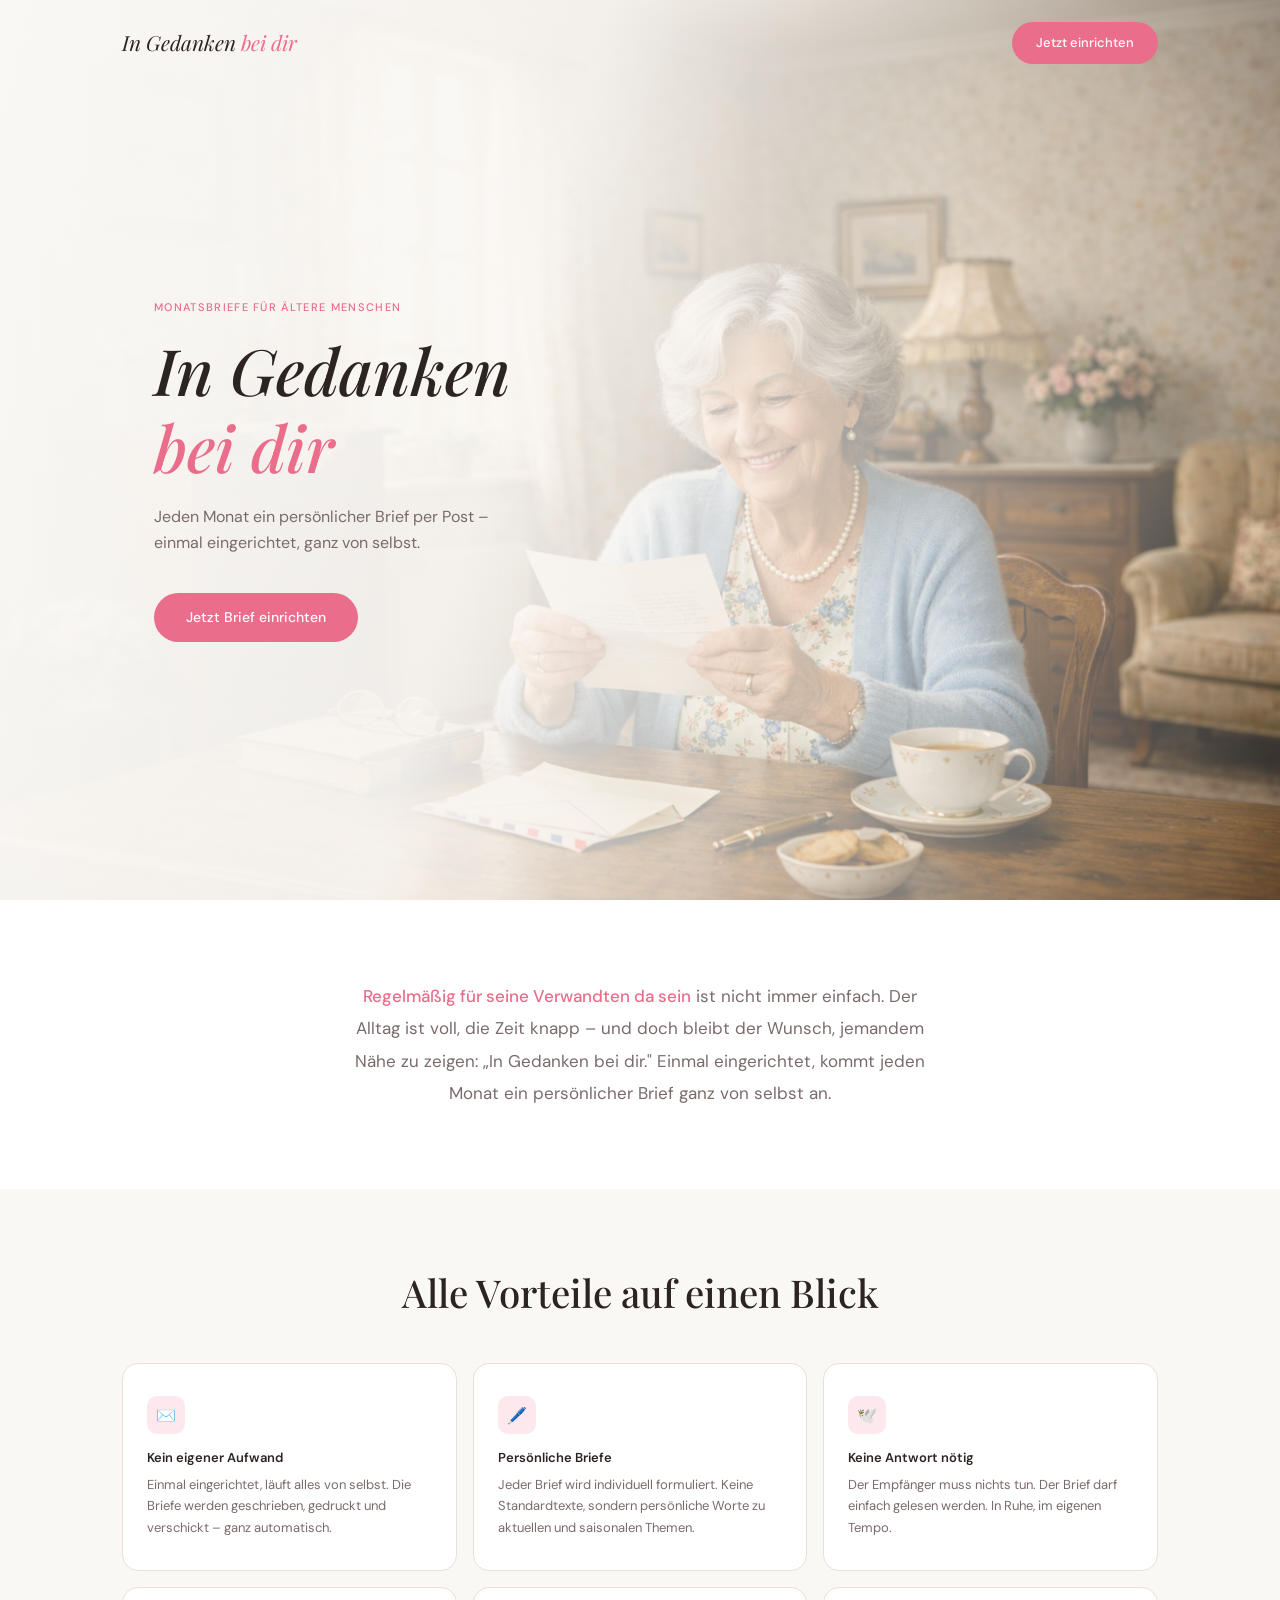
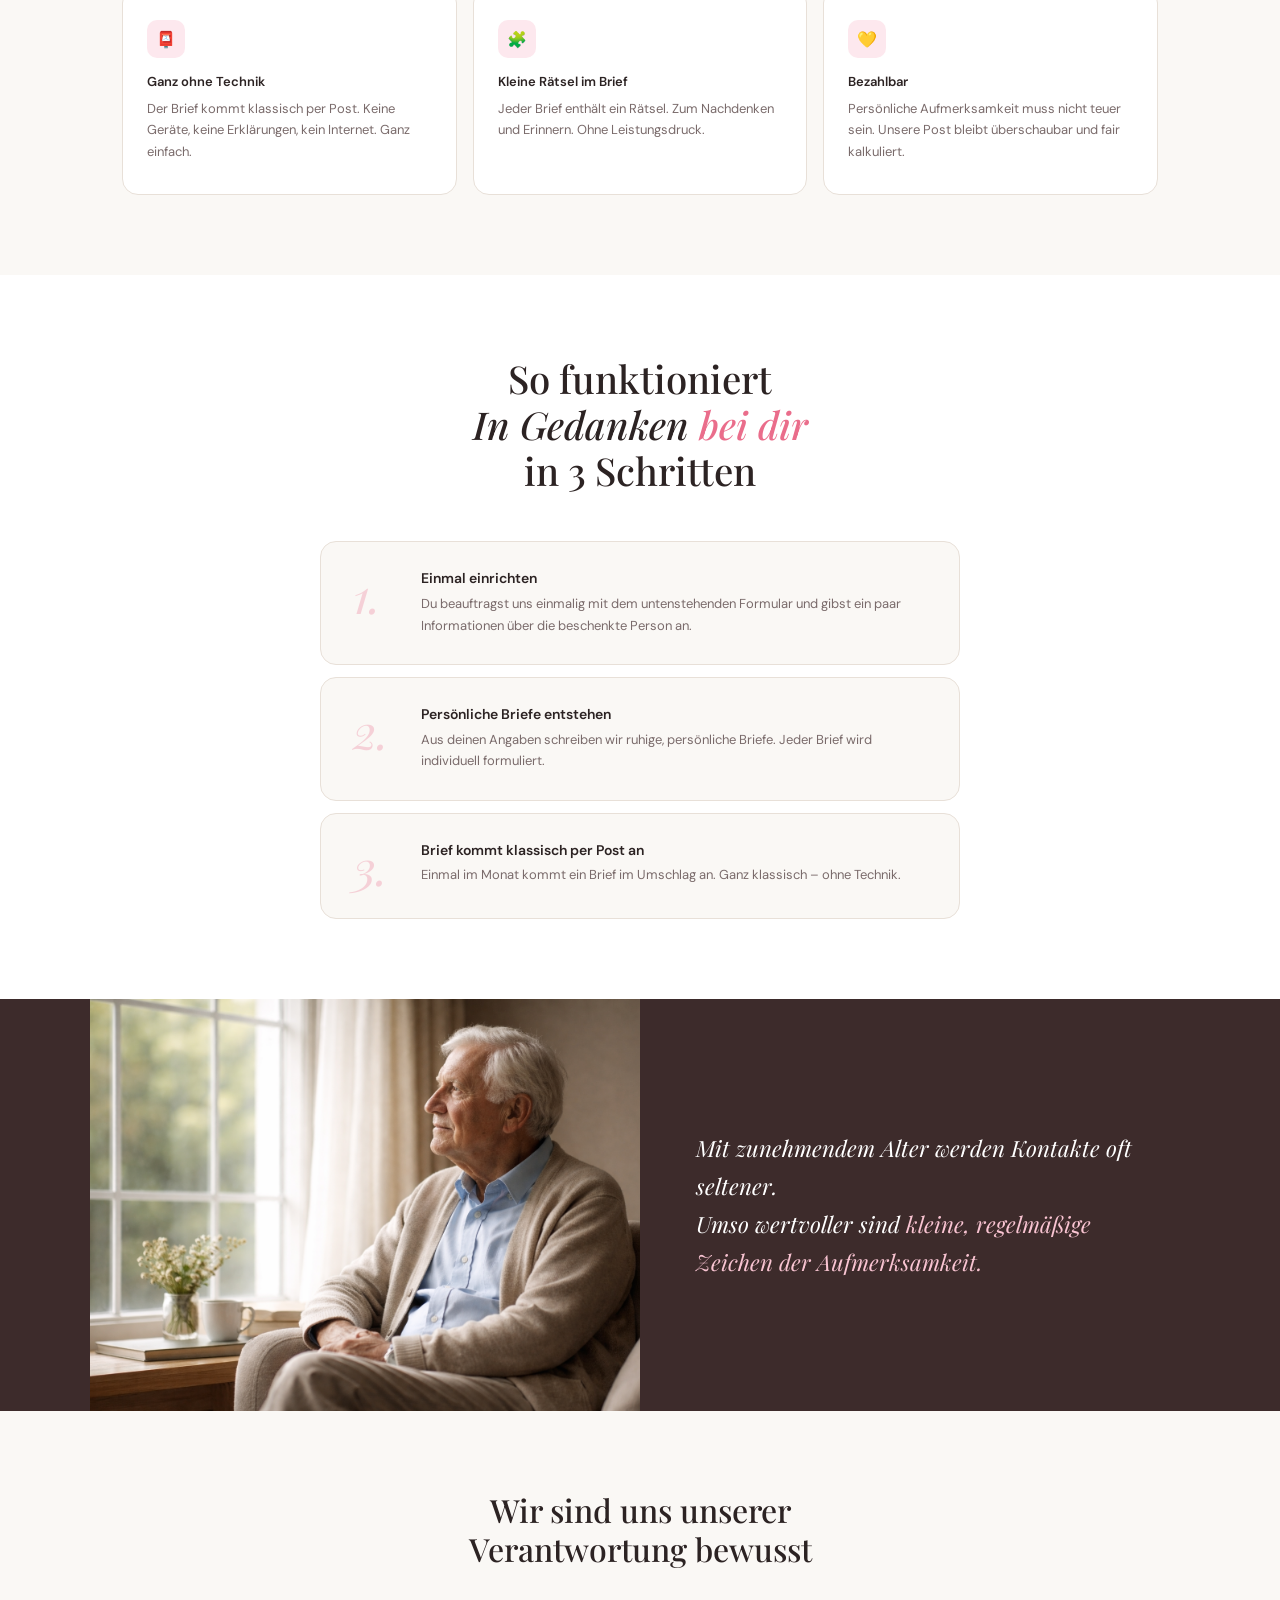
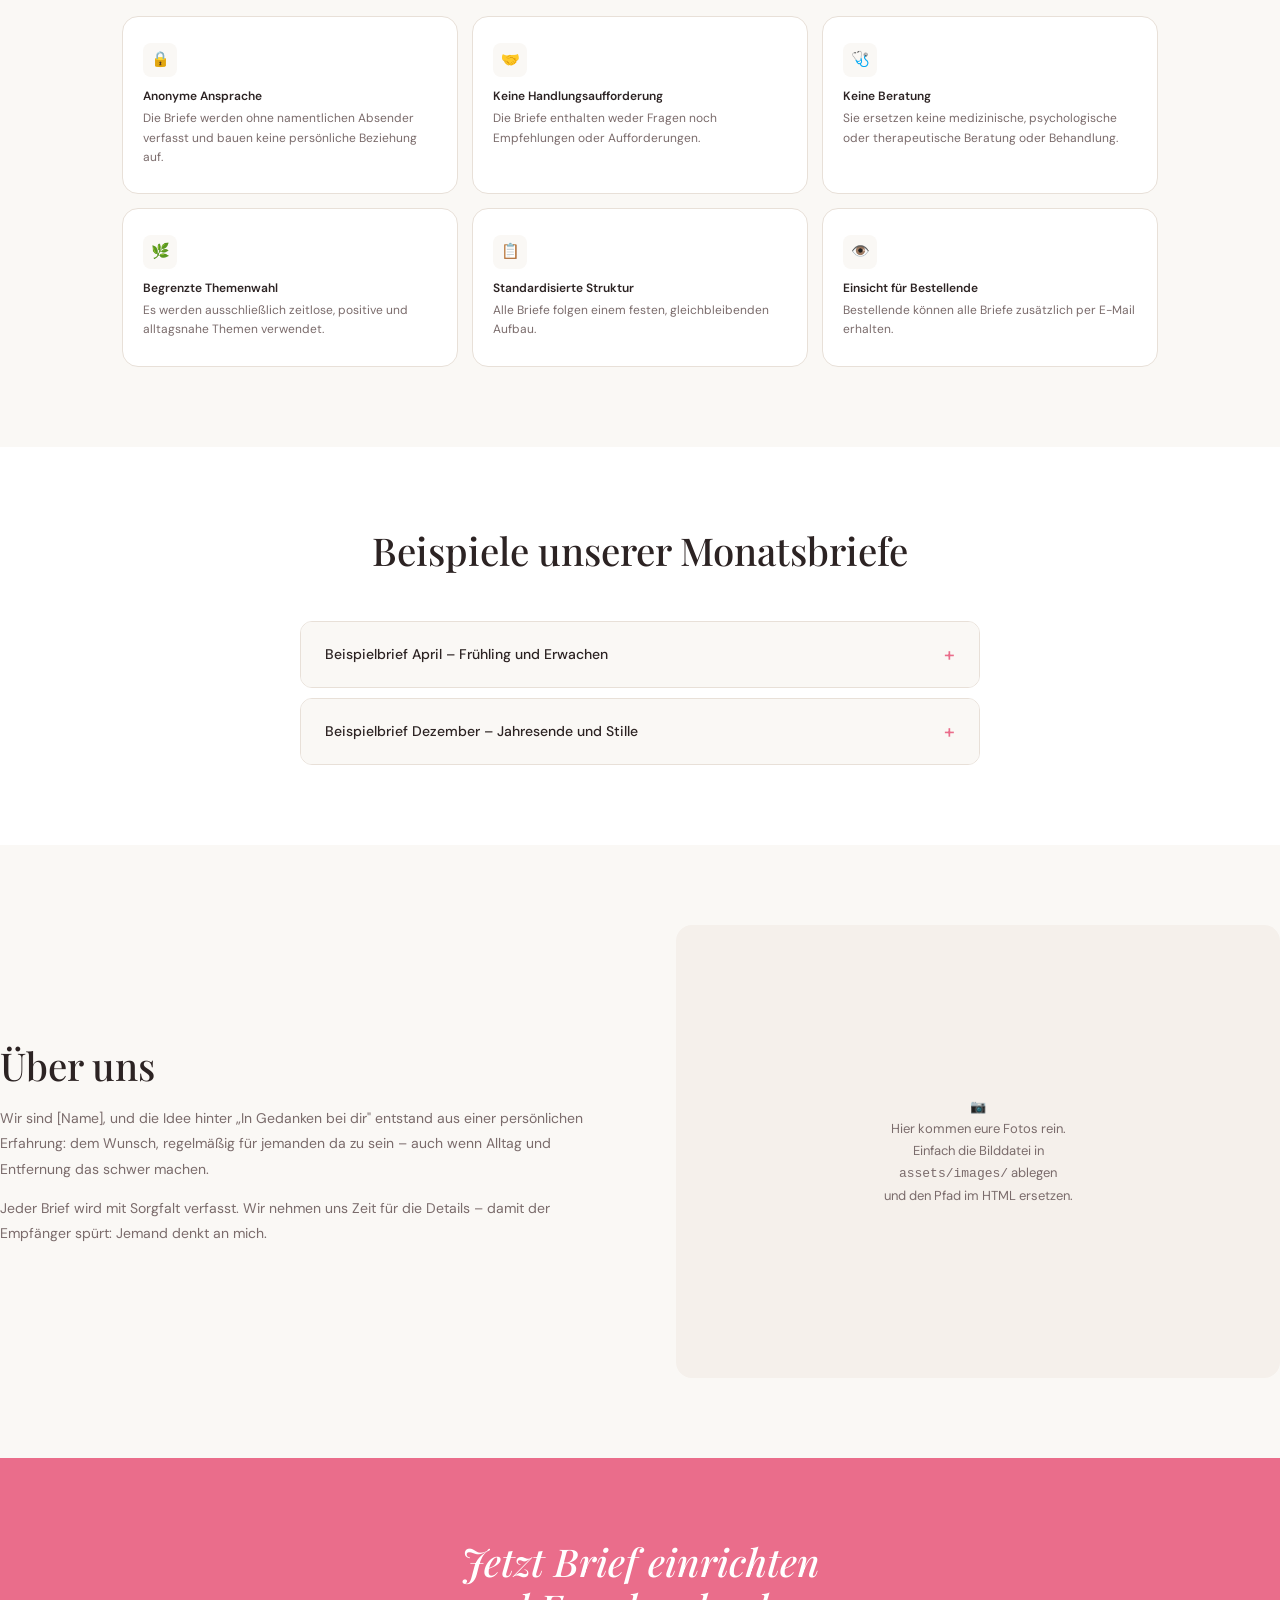
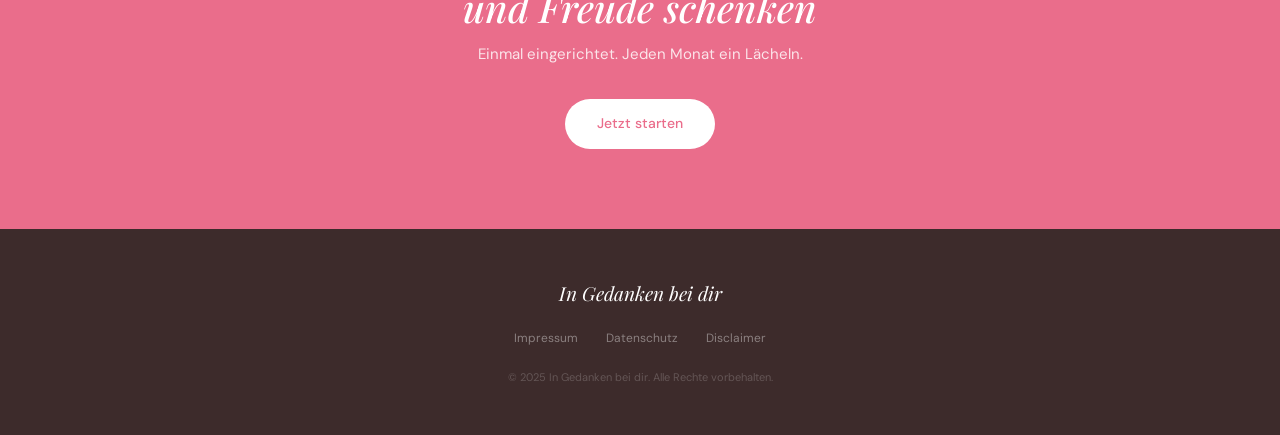
<file: index.html>
<!DOCTYPE html>
<html lang="de">
<head>
  <meta charset="UTF-8" />
  <meta name="viewport" content="width=device-width, initial-scale=1.0" />
  <title>In Gedanken bei dir – Monatsbriefe für ältere Menschen</title>
  <meta name="description" content="Einmal eingerichtet, kommt jeden Monat ein persönlicher Brief an. Ein Abo-Service für mehr Nähe – ganz ohne Technik." />
  <link rel="stylesheet" href="css/style.css" />
</head>
<body>

  <!-- ==================== NAVIGATION ==================== -->
  <nav>
    <div class="nav-inner">
      <div class="nav-logo">In Gedanken <span>bei dir</span></div>
      <a href="bestellen.html" class="nav-cta">Jetzt einrichten</a>
    </div>
  </nav>

  <!-- ==================== HERO ==================== -->
  <section id="hero">
    <div class="hero-bg"></div>
    <div class="hero-content">
      <p class="hero-tag">Monatsbriefe für ältere Menschen</p>
      <h1>In Gedanken<br><em>bei dir</em></h1>
      <p class="hero-subline">
        Jeden Monat ein persönlicher Brief per Post –<br>
        einmal eingerichtet, ganz von selbst.
      </p>
      <a href="bestellen.html" class="btn btn-primary">Jetzt Brief einrichten</a>
    </div>
  </section>

  <!-- ==================== INTRO ==================== -->
  <section id="intro">
    <div class="intro-inner">
      <p class="lead">
        <strong>Regelmäßig für seine Verwandten da sein</strong> ist nicht immer einfach.
        Der Alltag ist voll, die Zeit knapp – und doch bleibt der Wunsch,
        jemandem Nähe zu zeigen: „In Gedanken bei dir."
        Einmal eingerichtet, kommt jeden Monat ein persönlicher Brief ganz von selbst an.
      </p>
      <div class="intro-divider"></div>
    </div>
  </section>

  <!-- ==================== VORTEILE ==================== -->
  <section id="vorteile">
    <div class="container">
      <h2>Alle Vorteile auf einen Blick</h2>
      <div class="vorteile-grid">

        <div class="vorteil-card">
          <div class="vorteil-icon">✉️</div>
          <h3>Kein eigener Aufwand</h3>
          <p>Einmal eingerichtet, läuft alles von selbst. Die Briefe werden geschrieben, gedruckt und verschickt – ganz automatisch.</p>
        </div>

        <div class="vorteil-card">
          <div class="vorteil-icon">🖊️</div>
          <h3>Persönliche Briefe</h3>
          <p>Jeder Brief wird individuell formuliert. Keine Standardtexte, sondern persönliche Worte zu aktuellen und saisonalen Themen.</p>
        </div>

        <div class="vorteil-card">
          <div class="vorteil-icon">🕊️</div>
          <h3>Keine Antwort nötig</h3>
          <p>Der Empfänger muss nichts tun. Der Brief darf einfach gelesen werden. In Ruhe, im eigenen Tempo.</p>
        </div>

        <div class="vorteil-card">
          <div class="vorteil-icon">📮</div>
          <h3>Ganz ohne Technik</h3>
          <p>Der Brief kommt klassisch per Post. Keine Geräte, keine Erklärungen, kein Internet. Ganz einfach.</p>
        </div>

        <div class="vorteil-card">
          <div class="vorteil-icon">🧩</div>
          <h3>Kleine Rätsel im Brief</h3>
          <p>Jeder Brief enthält ein Rätsel. Zum Nachdenken und Erinnern. Ohne Leistungsdruck.</p>
        </div>

        <div class="vorteil-card">
          <div class="vorteil-icon">💛</div>
          <h3>Bezahlbar</h3>
          <p>Persönliche Aufmerksamkeit muss nicht teuer sein. Unsere Post bleibt überschaubar und fair kalkuliert.</p>
        </div>

      </div>
    </div>
  </section>

  <!-- ==================== SO FUNKTIONIERT ES ==================== -->
  <section id="schritte">
    <div class="container">
      <h2>So funktioniert<br><em>In Gedanken <span>bei dir</span></em><br>in 3 Schritten</h2>
      <div class="schritte-list">

        <div class="schritt">
          <div class="schritt-num">1.</div>
          <div class="schritt-body">
            <h3>Einmal einrichten</h3>
            <p>Du beauftragst uns einmalig mit dem untenstehenden Formular und gibst ein paar Informationen über die beschenkte Person an.</p>
          </div>
        </div>

        <div class="schritt">
          <div class="schritt-num">2.</div>
          <div class="schritt-body">
            <h3>Persönliche Briefe entstehen</h3>
            <p>Aus deinen Angaben schreiben wir ruhige, persönliche Briefe. Jeder Brief wird individuell formuliert.</p>
          </div>
        </div>

        <div class="schritt">
          <div class="schritt-num">3.</div>
          <div class="schritt-body">
            <h3>Brief kommt klassisch per Post an</h3>
            <p>Einmal im Monat kommt ein Brief im Umschlag an. Ganz klassisch – ohne Technik.</p>
          </div>
        </div>

      </div>
    </div>
  </section>

  <!-- ==================== EMOTION ==================== -->
  <section id="emotion">
    <div class="emotion-inner">
      <div class="emotion-image">
        <img src="assets/images/emotion.png" alt="">
      </div>
      <div class="emotion-content">
        <blockquote>
          <p>Mit zunehmendem Alter werden Kontakte oft seltener.<br>
          Umso wertvoller sind <em>kleine, regelmäßige<br>
          Zeichen der Aufmerksamkeit.</em></p>
        </blockquote>
      </div>
    </div>
  </section>

  <!-- ==================== VERTRAUEN ==================== -->
  <section id="vertrauen">
    <div class="container">
      <h2>Wir sind uns unserer<br>Verantwortung bewusst</h2>
      <div class="vertrauen-grid">

        <div class="vertrauen-card">
          <div class="v-icon">🔒</div>
          <h3>Anonyme Ansprache</h3>
          <p>Die Briefe werden ohne namentlichen Absender verfasst und bauen keine persönliche Beziehung auf.</p>
        </div>

        <div class="vertrauen-card">
          <div class="v-icon">🤝</div>
          <h3>Keine Handlungsaufforderung</h3>
          <p>Die Briefe enthalten weder Fragen noch Empfehlungen oder Aufforderungen.</p>
        </div>

        <div class="vertrauen-card">
          <div class="v-icon">🩺</div>
          <h3>Keine Beratung</h3>
          <p>Sie ersetzen keine medizinische, psychologische oder therapeutische Beratung oder Behandlung.</p>
        </div>

        <div class="vertrauen-card">
          <div class="v-icon">🌿</div>
          <h3>Begrenzte Themenwahl</h3>
          <p>Es werden ausschließlich zeitlose, positive und alltagsnahe Themen verwendet.</p>
        </div>

        <div class="vertrauen-card">
          <div class="v-icon">📋</div>
          <h3>Standardisierte Struktur</h3>
          <p>Alle Briefe folgen einem festen, gleichbleibenden Aufbau.</p>
        </div>

        <div class="vertrauen-card">
          <div class="v-icon">👁️</div>
          <h3>Einsicht für Bestellende</h3>
          <p>Bestellende können alle Briefe zusätzlich per E-Mail erhalten.</p>
        </div>

      </div>
    </div>
  </section>

  <!-- ==================== BEISPIELBRIEFE ==================== -->
  <section id="beispiele">
    <div class="container">
      <h2>Beispiele unserer Monatsbriefe</h2>
      <div class="accordion">

        <div class="accordion-item">
          <button class="accordion-header">
            Beispielbrief April – Frühling und Erwachen
            <span class="accordion-icon">+</span>
          </button>
          <div class="accordion-body">
            <div class="brief-paper">
              <p class="brief-date">April 2025</p>
              <p>Liebe Empfängerin,</p>
              <br>
              <p>der April hat sich diese Woche von seiner besten Seite gezeigt. Die ersten Tulpen stehen in voller Blüte, und morgens riecht die Luft schon nach warmem Gras – ein Geruch, den man so leicht nicht vergisst.</p>
              <br>
              <p>Ich musste dabei an die alten Bauernregeln denken, die vielen von uns früher so selbstverständlich waren. Kennen Sie diese noch: „April, April, der macht, was er will"? Ganz so unberechenbar war er heuer gar nicht.</p>
              <br>
              <p>Und damit auch Sie etwas zum Nachdenken haben: Welcher Monat des Jahres war Ihr Lieblingsmonat als Kind – und warum?</p>
              <br>
              <p>In Gedanken bei Ihnen.</p>
            </div>
          </div>
        </div>

        <div class="accordion-item">
          <button class="accordion-header">
            Beispielbrief Dezember – Jahresende und Stille
            <span class="accordion-icon">+</span>
          </button>
          <div class="accordion-body">
            <div class="brief-paper">
              <p class="brief-date">Dezember 2024</p>
              <p>Liebe Empfängerin,</p>
              <br>
              <p>die Tage sind kurz geworden, und doch liegt über allem eine besondere Stille. Draußen ist es früh dunkel – der perfekte Moment, um es sich drinnen gemütlich zu machen.</p>
              <br>
              <p>Dezember war früher oft der Monat der kleinen Rituale: ein bestimmter Keks, ein bestimmtes Lied, ein bestimmter Duft. Manches davon bleibt einem ein ganzes Leben lang.</p>
              <br>
              <p>Kleines Rätsel für heute: Welches Weihnachtslied hat fünf Strophen, wird aber meistens nur mit der ersten gesungen?</p>
              <br>
              <p>Bis zum nächsten Brief – in Gedanken bei Ihnen.</p>
            </div>
          </div>
        </div>

      </div>
    </div>
  </section>

  <!-- ==================== ÜBER UNS ==================== -->
  <section id="ueber-uns">
    <div class="ueber-inner">
      <div class="ueber-text">
        <h2>Über uns</h2>
        <p>
          Wir sind [Name], und die Idee hinter „In Gedanken bei dir" entstand aus einer persönlichen Erfahrung: 
          dem Wunsch, regelmäßig für jemanden da zu sein – auch wenn Alltag und Entfernung das schwer machen.
        </p>
        <p>
          Jeder Brief wird mit Sorgfalt verfasst. Wir nehmen uns Zeit für die Details – damit der Empfänger 
          spürt: Jemand denkt an mich.
        </p>
      </div>
      <div class="ueber-image">
        <div class="ueber-placeholder">
          <div class="placeholder-icon">📷</div>
          <p>Hier kommen eure Fotos rein.<br>Einfach die Bilddatei in<br><code>assets/images/</code> ablegen<br>und den Pfad im HTML ersetzen.</p>
        </div>
      </div>
    </div>
  </section>

  <!-- ==================== CTA FINAL ==================== -->
  <section id="cta-final">
    <div class="container">
      <h2>Jetzt Brief einrichten<br>und Freude schenken</h2>
      <p>Einmal eingerichtet. Jeden Monat ein Lächeln.</p>
      <a href="bestellen.html" class="btn btn-white">Jetzt starten</a>
    </div>
  </section>

  <!-- ==================== FOOTER ==================== -->
  <footer>
    <div class="footer-inner">
      <div class="footer-logo">In Gedanken bei dir</div>
      <div class="footer-links">
        <a href="impressum.html">Impressum</a>
        <a href="datenschutz.html">Datenschutz</a>
        <a href="disclaimer.html">Disclaimer</a>
      </div>
      <p class="footer-copy">© 2025 In Gedanken bei dir. Alle Rechte vorbehalten.</p>
    </div>
  </footer>

  <script src="js/main.js"></script>
</body>
</html>
</file>
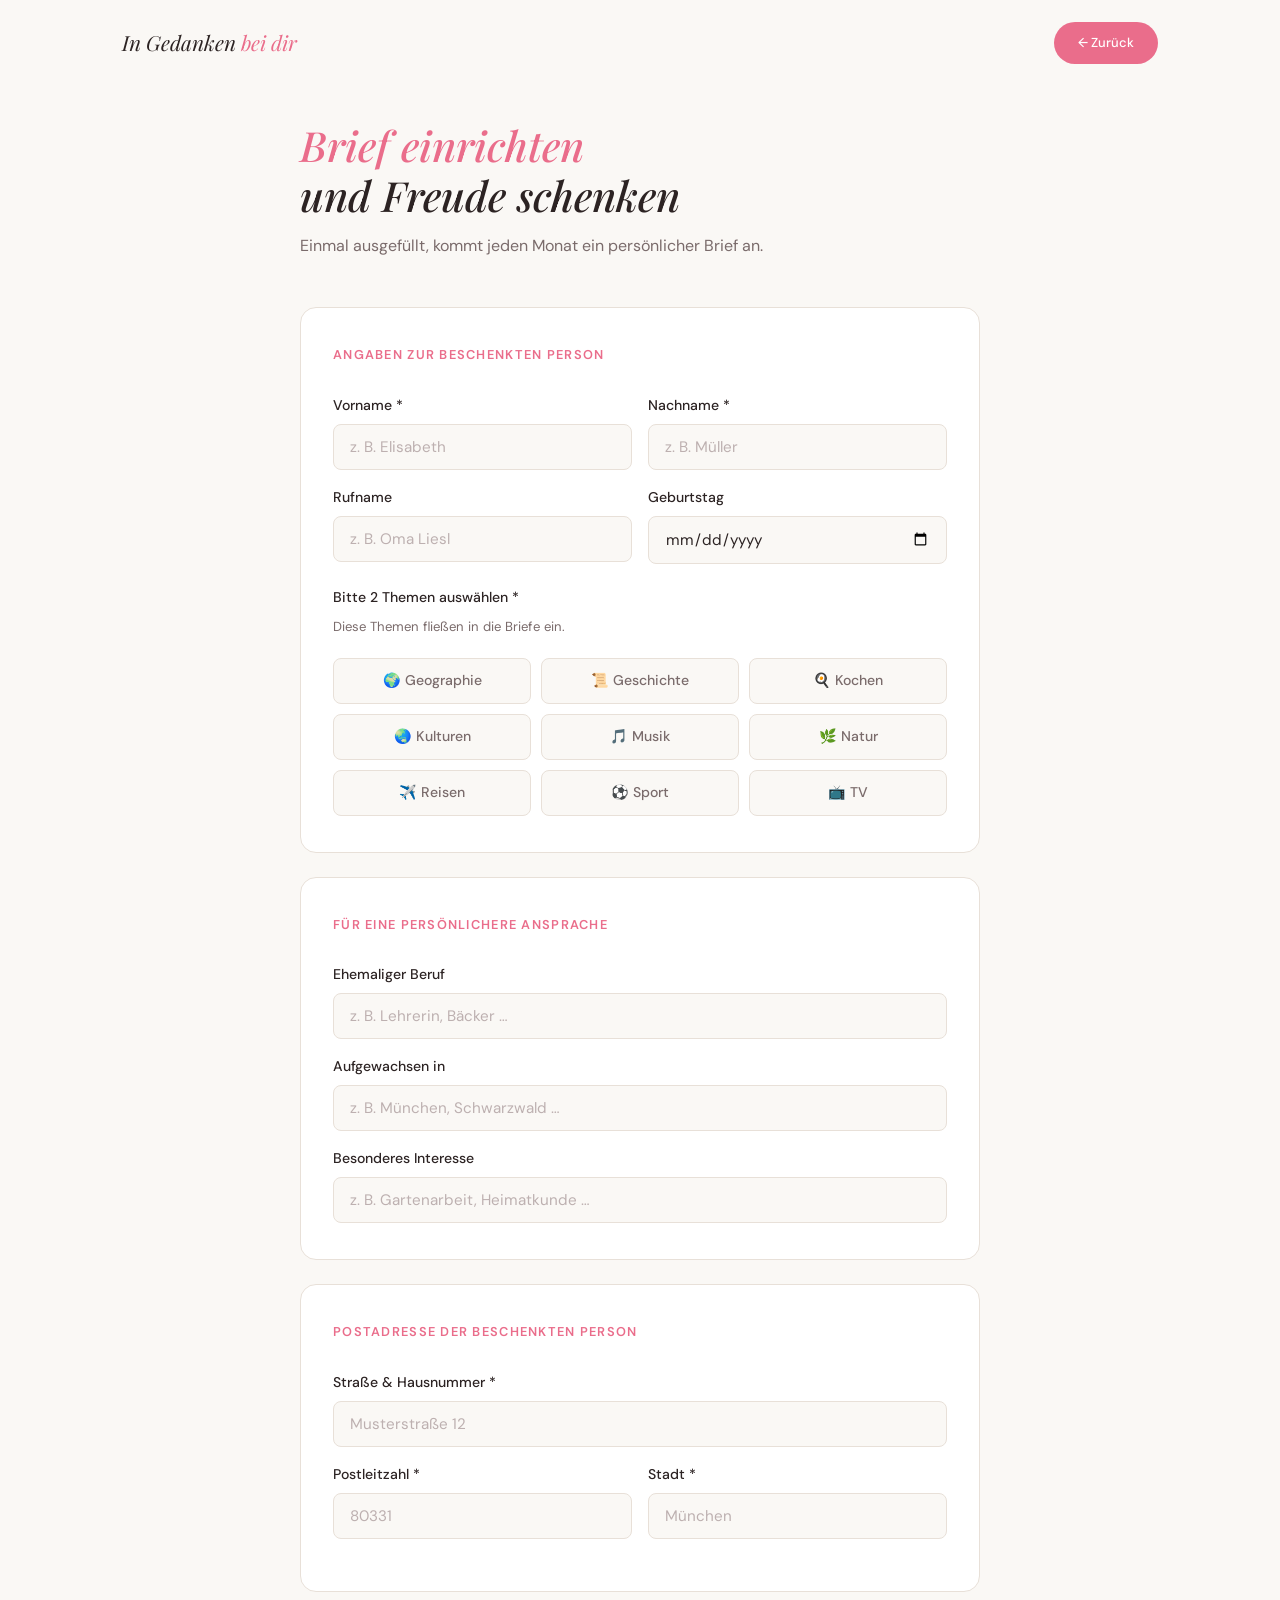
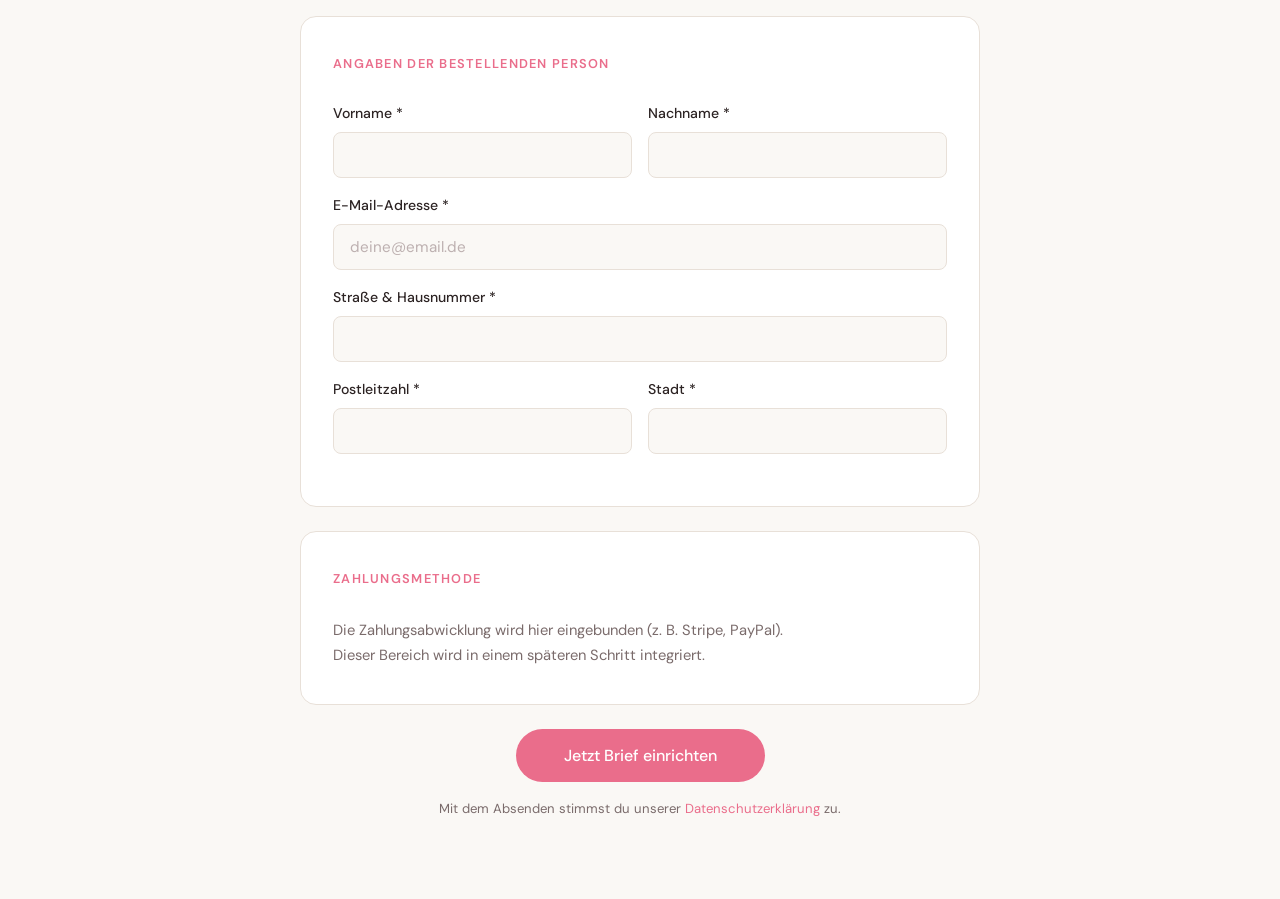
<file: bestellen.html>
<!DOCTYPE html>
<html lang="de">
<head>
  <meta charset="UTF-8" />
  <meta name="viewport" content="width=device-width, initial-scale=1.0" />
  <title>Jetzt bestellen – In Gedanken bei dir</title>
  <meta name="description" content="Brief einrichten und monatlich Freude schenken." />
  <link rel="stylesheet" href="css/style.css" />
  <style>
    /* === Page-specific form styles === */
    .form-page {
      min-height: 100vh;
      padding: 120px 24px 80px;
      background: var(--bg);
    }
    .form-wrap {
      max-width: 680px;
      margin: 0 auto;
    }
    .form-page h1 {
      font-size: clamp(1.8rem, 3.5vw, 2.6rem);
      margin-bottom: 12px;
    }
    .form-page h1 em { color: var(--accent); }
    .form-intro {
      color: var(--text-muted);
      font-family: var(--font-ui);
      font-size: 1rem;
      margin-bottom: 48px;
    }

    /* Fieldset / groups */
    .form-section {
      background: var(--white);
      border: 1px solid var(--border);
      border-radius: var(--radius-lg);
      padding: 36px 32px;
      margin-bottom: 24px;
    }
    .form-section-title {
      font-family: var(--font-ui);
      font-size: 0.8rem;
      font-weight: 600;
      letter-spacing: 0.1em;
      text-transform: uppercase;
      color: var(--accent);
      margin-bottom: 28px;
    }
    .form-row {
      display: grid;
      grid-template-columns: 1fr 1fr;
      gap: 16px;
    }
    .form-group {
      display: flex;
      flex-direction: column;
      gap: 6px;
      margin-bottom: 16px;
    }
    .form-group:last-child { margin-bottom: 0; }
    label {
      font-family: var(--font-ui);
      font-size: 0.88rem;
      font-weight: 500;
      color: var(--text);
    }
    input[type="text"],
    input[type="email"],
    input[type="date"],
    input[type="tel"],
    select {
      width: 100%;
      padding: 12px 16px;
      border: 1px solid var(--border);
      border-radius: 8px;
      font-family: var(--font-ui);
      font-size: 0.95rem;
      color: var(--text);
      background: var(--bg);
      transition: border-color 0.2s, box-shadow 0.2s;
      -webkit-appearance: none;
    }
    input:focus, select:focus {
      outline: none;
      border-color: var(--accent);
      box-shadow: 0 0 0 3px rgba(234,109,139,0.12);
      background: var(--white);
    }
    input::placeholder { color: #BDB0B0; }

    /* Themen-Auswahl */
    .themen-grid {
      display: grid;
      grid-template-columns: repeat(3, 1fr);
      gap: 10px;
    }
    .thema-option {
      display: none;
    }
    .thema-label {
      display: flex;
      align-items: center;
      justify-content: center;
      padding: 10px 8px;
      border: 1.5px solid var(--border);
      border-radius: 8px;
      font-family: var(--font-ui);
      font-size: 0.88rem;
      cursor: pointer;
      text-align: center;
      transition: all 0.15s;
      background: var(--bg);
      color: var(--text-muted);
    }
    .thema-option:checked + .thema-label {
      border-color: var(--accent);
      background: var(--accent-light);
      color: var(--accent);
      font-weight: 500;
    }
    .thema-label:hover {
      border-color: var(--accent);
      color: var(--accent);
    }
    .themen-hint {
      font-family: var(--font-ui);
      font-size: 0.82rem;
      color: var(--text-muted);
      margin-bottom: 14px;
    }

    /* Submit */
    .form-submit {
      text-align: center;
      margin-top: 16px;
    }
    .form-submit .btn {
      font-size: 1rem;
      padding: 16px 48px;
    }
    .form-legal {
      font-family: var(--font-ui);
      font-size: 0.82rem;
      color: var(--text-muted);
      text-align: center;
      margin-top: 16px;
      line-height: 1.6;
    }
    .form-legal a { color: var(--accent); }

    @media (max-width: 600px) {
      .form-row { grid-template-columns: 1fr; }
      .themen-grid { grid-template-columns: repeat(2, 1fr); }
      .form-section { padding: 24px 20px; }
    }
  </style>
</head>
<body>

  <!-- NAVIGATION -->
  <nav>
    <div class="nav-inner">
      <a href="index.html" class="nav-logo">In Gedanken <span>bei dir</span></a>
      <a href="index.html" class="nav-cta">← Zurück</a>
    </div>
  </nav>

  <!-- FORM PAGE -->
  <main class="form-page">
    <div class="form-wrap">

      <h1><em>Brief einrichten</em><br>und Freude schenken</h1>
      <p class="form-intro">Einmal ausgefüllt, kommt jeden Monat ein persönlicher Brief an.</p>

      <!-- EMPFÄNGER -->
      <div class="form-section">
        <p class="form-section-title">Angaben zur beschenkten Person</p>

        <div class="form-row">
          <div class="form-group">
            <label for="emp-vorname">Vorname *</label>
            <input type="text" id="emp-vorname" placeholder="z. B. Elisabeth" required />
          </div>
          <div class="form-group">
            <label for="emp-nachname">Nachname *</label>
            <input type="text" id="emp-nachname" placeholder="z. B. Müller" required />
          </div>
        </div>

        <div class="form-row">
          <div class="form-group">
            <label for="emp-rufname">Rufname</label>
            <input type="text" id="emp-rufname" placeholder="z. B. Oma Liesl" />
          </div>
          <div class="form-group">
            <label for="emp-geburtstag">Geburtstag</label>
            <input type="date" id="emp-geburtstag" />
          </div>
        </div>

        <div class="form-group" style="margin-top: 8px;">
          <label>Bitte 2 Themen auswählen *</label>
          <p class="themen-hint">Diese Themen fließen in die Briefe ein.</p>
          <div class="themen-grid">
            <input type="checkbox" id="th-geo" name="thema" value="Geographie" class="thema-option" /><label class="thema-label" for="th-geo">🌍 Geographie</label>
            <input type="checkbox" id="th-ges" name="thema" value="Geschichte" class="thema-option" /><label class="thema-label" for="th-ges">📜 Geschichte</label>
            <input type="checkbox" id="th-koc" name="thema" value="Kochen" class="thema-option" /><label class="thema-label" for="th-koc">🍳 Kochen</label>
            <input type="checkbox" id="th-kul" name="thema" value="Kulturen" class="thema-option" /><label class="thema-label" for="th-kul">🌏 Kulturen</label>
            <input type="checkbox" id="th-mus" name="thema" value="Musik" class="thema-option" /><label class="thema-label" for="th-mus">🎵 Musik</label>
            <input type="checkbox" id="th-nat" name="thema" value="Natur" class="thema-option" /><label class="thema-label" for="th-nat">🌿 Natur</label>
            <input type="checkbox" id="th-rei" name="thema" value="Reisen" class="thema-option" /><label class="thema-label" for="th-rei">✈️ Reisen</label>
            <input type="checkbox" id="th-spo" name="thema" value="Sport" class="thema-option" /><label class="thema-label" for="th-spo">⚽ Sport</label>
            <input type="checkbox" id="th-tv"  name="thema" value="TV" class="thema-option" /><label class="thema-label" for="th-tv">📺 TV</label>
          </div>
        </div>
      </div>

      <!-- PERSÖNLICHER -->
      <div class="form-section">
        <p class="form-section-title">Für eine persönlichere Ansprache</p>

        <div class="form-group">
          <label for="emp-beruf">Ehemaliger Beruf</label>
          <input type="text" id="emp-beruf" placeholder="z. B. Lehrerin, Bäcker …" />
        </div>
        <div class="form-group">
          <label for="emp-herkunft">Aufgewachsen in</label>
          <input type="text" id="emp-herkunft" placeholder="z. B. München, Schwarzwald …" />
        </div>
        <div class="form-group">
          <label for="emp-interesse">Besonderes Interesse</label>
          <input type="text" id="emp-interesse" placeholder="z. B. Gartenarbeit, Heimatkunde …" />
        </div>
      </div>

      <!-- ADRESSE EMPFÄNGER -->
      <div class="form-section">
        <p class="form-section-title">Postadresse der beschenkten Person</p>

        <div class="form-group">
          <label for="emp-strasse">Straße & Hausnummer *</label>
          <input type="text" id="emp-strasse" placeholder="Musterstraße 12" required />
        </div>
        <div class="form-row">
          <div class="form-group">
            <label for="emp-plz">Postleitzahl *</label>
            <input type="text" id="emp-plz" placeholder="80331" required />
          </div>
          <div class="form-group">
            <label for="emp-stadt">Stadt *</label>
            <input type="text" id="emp-stadt" placeholder="München" required />
          </div>
        </div>
      </div>

      <!-- BESTELLER -->
      <div class="form-section">
        <p class="form-section-title">Angaben der bestellenden Person</p>

        <div class="form-row">
          <div class="form-group">
            <label for="best-vorname">Vorname *</label>
            <input type="text" id="best-vorname" required />
          </div>
          <div class="form-group">
            <label for="best-nachname">Nachname *</label>
            <input type="text" id="best-nachname" required />
          </div>
        </div>
        <div class="form-group">
          <label for="best-email">E-Mail-Adresse *</label>
          <input type="email" id="best-email" placeholder="deine@email.de" required />
        </div>
        <div class="form-group">
          <label for="best-strasse">Straße & Hausnummer *</label>
          <input type="text" id="best-strasse" required />
        </div>
        <div class="form-row">
          <div class="form-group">
            <label for="best-plz">Postleitzahl *</label>
            <input type="text" id="best-plz" required />
          </div>
          <div class="form-group">
            <label for="best-stadt">Stadt *</label>
            <input type="text" id="best-stadt" required />
          </div>
        </div>
      </div>

      <!-- ZAHLUNG (Platzhalter) -->
      <div class="form-section">
        <p class="form-section-title">Zahlungsmethode</p>
        <p style="font-family: var(--font-ui); font-size: 0.92rem; color: var(--text-muted);">
          Die Zahlungsabwicklung wird hier eingebunden (z. B. Stripe, PayPal).<br>
          Dieser Bereich wird in einem späteren Schritt integriert.
        </p>
      </div>

      <!-- SUBMIT -->
      <div class="form-submit">
        <button type="button" class="btn btn-primary">Jetzt Brief einrichten</button>
        <p class="form-legal">
          Mit dem Absenden stimmst du unserer
          <a href="datenschutz.html">Datenschutzerklärung</a> zu.
        </p>
      </div>

    </div>
  </main>

  <script src="js/main.js"></script>
  <script>
    // Limit thema-checkboxes to 2
    const checkboxes = document.querySelectorAll('input[name="thema"]');
    checkboxes.forEach(cb => {
      cb.addEventListener('change', () => {
        const checked = [...checkboxes].filter(c => c.checked);
        if (checked.length > 2) {
          cb.checked = false;
        }
      });
    });
  </script>
</body>
</html>
</file>
<file: css/style.css>
/* =============================================
   IN GEDANKEN BEI DIR
   ============================================= */

@import url('https://fonts.googleapis.com/css2?family=Playfair+Display:ital,wght@0,500;1,400;1,600&family=DM+Sans:wght@300;400;500&display=swap');

:root {
  --accent:        #EA6D8B;
  --accent-dark:   #d45575;
  --accent-light:  #fde8ee;
  --bg:            #FAF8F5;
  --bg-warm:       #F5F0EB;
  --bg-dark:       #3D2B2B;
  --text:          #2C2323;
  --text-muted:    #7A6B6B;
  --border:        #E8E0D8;
  --white:         #FFFFFF;

  --font-display:  'Playfair Display', serif;
  --font-ui:       'DM Sans', sans-serif;

  --radius:        12px;
  --radius-lg:     16px;
  --shadow:        0 1px 12px rgba(60,30,30,0.07);
  --shadow-md:     0 4px 24px rgba(60,30,30,0.10);

  --max-width:     1100px;
}

*, *::before, *::after { box-sizing: border-box; margin: 0; padding: 0; }
html { scroll-behavior: smooth; }
body {
  background: var(--bg);
  color: var(--text);
  font-family: var(--font-ui);
  font-size: 16px;
  line-height: 1.7;
  -webkit-font-smoothing: antialiased;
}
img { max-width: 100%; display: block; }
a { color: inherit; text-decoration: none; }

.container {
  max-width: var(--max-width);
  margin: 0 auto;
  padding: 0 32px;
}

h1, h2, h3 {
  font-family: var(--font-display);
  font-weight: 500;
  line-height: 1.2;
  color: var(--text);
}
h1 { font-size: clamp(2.8rem, 5vw, 4.2rem); font-style: italic; }
h2 { font-size: clamp(1.8rem, 3vw, 2.6rem); }
h3 { font-size: 1rem; font-family: var(--font-ui); font-weight: 600; }

.btn {
  display: inline-block;
  font-family: var(--font-ui);
  font-size: 14px;
  font-weight: 500;
  padding: 13px 32px;
  border-radius: 50px;
  border: none;
  cursor: pointer;
  transition: all 0.2s ease;
}
.btn-primary { background: var(--accent); color: #fff; }
.btn-primary:hover { background: var(--accent-dark); transform: translateY(-1px); box-shadow: 0 6px 18px rgba(234,109,139,0.3); }
.btn-white { background: #fff; color: var(--accent); }
.btn-white:hover { background: var(--accent-light); transform: translateY(-1px); }

/* NAV */
nav {
  position: fixed;
  top: 0; left: 0; right: 0;
  z-index: 100;
  padding: 22px 0;
  transition: all 0.3s ease;
}
nav.scrolled {
  background: rgba(250,248,245,0.96);
  backdrop-filter: blur(10px);
  padding: 14px 0;
  border-bottom: 0.5px solid var(--border);
}
.nav-inner {
  display: flex;
  align-items: center;
  justify-content: space-between;
  max-width: var(--max-width);
  margin: 0 auto;
  padding: 0 32px;
}
.nav-logo {
  font-family: var(--font-display);
  font-style: italic;
  font-size: 1.3rem;
  color: var(--text);
}
.nav-logo span { color: var(--accent); }
.nav-cta {
  background: var(--accent);
  color: #fff;
  font-family: var(--font-ui);
  font-size: 13px;
  font-weight: 500;
  padding: 10px 24px;
  border-radius: 50px;
  transition: all 0.2s;
}
.nav-cta:hover { background: var(--accent-dark); transform: translateY(-1px); }

/* HERO */
#hero {
  position: relative;
  min-height: 100vh;
  display: flex;
  align-items: center;
  overflow: hidden;
}
.hero-bg {
  position: absolute;
  inset: 0;
  background-image: url('../assets/images/hero.png');
  background-size: cover;
  background-position: center top;
}
.hero-bg::after {
  content: '';
  position: absolute;
  inset: 0;
  background: linear-gradient(105deg, rgba(250,248,245,1) 0%, rgba(250,248,245,0.95) 40%, rgba(250,248,245,0.15) 100%);
}
.hero-content {
  position: relative;
  z-index: 1;
  padding: 140px 32px 100px;
  max-width: 540px;
  margin-left: max(32px, calc((100vw - var(--max-width)) / 2 + 32px));
}
.hero-tag {
  font-size: 11px;
  font-weight: 500;
  letter-spacing: 0.12em;
  text-transform: uppercase;
  color: var(--accent);
  margin-bottom: 16px;
}
.hero-content h1 { margin-bottom: 18px; }
.hero-content h1 em { color: var(--accent); font-style: italic; }
.hero-subline {
  font-size: 16px;
  color: var(--text-muted);
  line-height: 1.65;
  margin-bottom: 36px;
}

/* INTRO */
#intro {
  background: var(--white);
  padding: 80px 32px;
  text-align: center;
}
.intro-inner { max-width: 600px; margin: 0 auto; }
.intro-inner p { font-size: 17px; color: var(--text-muted); line-height: 1.9; }
.intro-inner p strong { color: var(--accent); font-weight: 500; }
.intro-line { width: 40px; height: 2px; background: var(--accent); margin: 32px auto 0; border-radius: 2px; }

/* VORTEILE */
#vorteile { padding: 80px 0; background: var(--bg); }
#vorteile h2 { text-align: center; margin-bottom: 48px; }
.vorteile-grid { display: grid; grid-template-columns: repeat(3, 1fr); gap: 16px; }
.vorteil-card {
  background: var(--white);
  border-radius: var(--radius-lg);
  padding: 32px 24px;
  border: 0.5px solid var(--border);
  transition: transform 0.2s, box-shadow 0.2s;
}
.vorteil-card:hover { transform: translateY(-2px); box-shadow: var(--shadow-md); }
.vorteil-icon {
  width: 38px; height: 38px;
  background: var(--accent-light);
  border-radius: 10px;
  display: flex; align-items: center; justify-content: center;
  font-size: 16px;
  margin-bottom: 16px;
}
.vorteil-card h3 { font-size: 13px; margin-bottom: 8px; }
.vorteil-card p { font-size: 13px; color: var(--text-muted); line-height: 1.65; }

/* SCHRITTE */
#schritte { padding: 80px 0; background: var(--white); }
#schritte h2 { text-align: center; margin-bottom: 48px; }
#schritte h2 em { font-style: italic; color: inherit; }
#schritte h2 em span { color: var(--accent); }
.schritte-list { max-width: 640px; margin: 0 auto; display: flex; flex-direction: column; gap: 12px; }
.schritt {
  display: flex; gap: 24px; align-items: flex-start;
  padding: 28px 32px;
  background: var(--bg);
  border-radius: var(--radius-lg);
  border: 0.5px solid var(--border);
}
.schritt-num {
  font-family: var(--font-display);
  font-style: italic;
  font-size: 3rem;
  color: var(--accent);
  opacity: 0.28;
  line-height: 1;
  flex-shrink: 0;
  width: 44px;
}
.schritt-body h3 { font-size: 14px; margin-bottom: 6px; }
.schritt-body p { font-size: 13px; color: var(--text-muted); line-height: 1.65; }

/* EMOTION */
#emotion {
  background: var(--bg-dark);
  overflow: hidden;
}
.emotion-inner {
  display: grid;
  grid-template-columns: 1fr 1fr;
  max-width: var(--max-width);
  margin: 0 auto;
}
.emotion-image {
  overflow: hidden;
  aspect-ratio: 4/3;
}
.emotion-image img {
  width: 100%;
  height: 100%;
  object-fit: cover;
  display: block;
}
.emotion-content {
  display: flex;
  align-items: center;
  padding: 72px 56px;
}
.emotion-content blockquote p {
  font-family: var(--font-display);
  font-style: italic;
  font-size: clamp(1.1rem, 2vw, 1.4rem);
  color: #fff;
  line-height: 1.7;
}
.emotion-content blockquote em { color: #f9c4d2; }

/* VERTRAUEN */
#vertrauen { padding: 80px 0; background: var(--bg); }
#vertrauen h2 { text-align: center; margin-bottom: 48px; font-size: clamp(1.5rem, 2.5vw, 2.2rem); }
.vertrauen-grid { display: grid; grid-template-columns: repeat(3, 1fr); gap: 14px; }
.vertrauen-card {
  background: var(--white);
  border-radius: var(--radius-lg);
  padding: 26px 20px;
  border: 0.5px solid var(--border);
}
.vertrauen-card .v-icon {
  width: 34px; height: 34px;
  background: var(--bg);
  border-radius: 8px;
  display: flex; align-items: center; justify-content: center;
  font-size: 15px;
  margin-bottom: 12px;
}
.vertrauen-card h3 { font-size: 12px; margin-bottom: 6px; }
.vertrauen-card p { font-size: 12px; color: var(--text-muted); line-height: 1.6; }

/* BEISPIELBRIEFE */
#beispiele { padding: 80px 0; background: var(--white); }
#beispiele h2 { text-align: center; margin-bottom: 48px; }
.accordion { max-width: 680px; margin: 0 auto; display: flex; flex-direction: column; gap: 10px; }
.accordion-item { border: 0.5px solid var(--border); border-radius: var(--radius); overflow: hidden; }
.accordion-header {
  width: 100%; background: var(--bg); border: none;
  padding: 20px 24px;
  display: flex; justify-content: space-between; align-items: center;
  cursor: pointer;
  font-family: var(--font-ui); font-size: 14px; font-weight: 500; color: var(--text);
  text-align: left;
  transition: background 0.15s;
}
.accordion-header:hover,
.accordion-header.active { background: var(--accent-light); }
.accordion-icon { color: var(--accent); font-size: 1.2rem; transition: transform 0.25s; flex-shrink: 0; margin-left: 16px; }
.accordion-header.active .accordion-icon { transform: rotate(45deg); }
.accordion-body { display: none; padding: 0 24px 24px; background: var(--bg); }
.accordion-body.open { display: block; }
.brief-paper {
  background: #FFFEF9;
  border: 0.5px solid #E0D8C0;
  border-radius: var(--radius);
  padding: 36px 40px;
  font-size: 14px;
  line-height: 1.9;
  color: var(--text);
  box-shadow: 0 1px 8px rgba(180,160,120,0.08);
}
.brief-date { font-size: 12px; color: var(--text-muted); margin-bottom: 20px; font-style: italic; }

/* ÜBER UNS */
#ueber-uns { padding: 80px 0; background: var(--bg); }
.ueber-inner { display: grid; grid-template-columns: 1fr 1fr; gap: 72px; align-items: center; }
.ueber-text h2 { margin-bottom: 18px; }
.ueber-text p { font-size: 14px; color: var(--text-muted); line-height: 1.8; margin-bottom: 14px; }
.ueber-image {
  border-radius: var(--radius-lg);
  overflow: hidden;
  aspect-ratio: 4/3;
  background: var(--bg-warm);
  display: flex; align-items: center; justify-content: center;
}
.ueber-placeholder { text-align: center; color: var(--text-muted); font-size: 13px; padding: 40px; line-height: 1.7; }

/* CTA FINAL */
#cta-final { padding: 80px 32px; background: var(--accent); text-align: center; }
#cta-final h2 { color: #fff; font-style: italic; margin-bottom: 12px; }
#cta-final p { font-size: 15px; color: rgba(255,255,255,0.82); margin-bottom: 32px; }

/* FOOTER */
footer { background: var(--bg-dark); padding: 48px 32px; text-align: center; }
.footer-logo { font-family: var(--font-display); font-style: italic; font-size: 1.2rem; color: #fff; margin-bottom: 18px; }
.footer-links { display: flex; gap: 28px; justify-content: center; margin-bottom: 20px; flex-wrap: wrap; }
.footer-links a { font-size: 12px; color: rgba(255,255,255,0.4); transition: color 0.2s; }
.footer-links a:hover { color: rgba(255,255,255,0.8); }
.footer-copy { font-size: 11px; color: rgba(255,255,255,0.2); }

/* RESPONSIVE */
@media (max-width: 900px) {
  .vorteile-grid, .vertrauen-grid { grid-template-columns: repeat(2, 1fr); }
  .ueber-inner { grid-template-columns: 1fr; gap: 40px; }
}
@media (max-width: 600px) {
  .vorteile-grid, .vertrauen-grid { grid-template-columns: 1fr; }
  .hero-content { padding: 100px 20px 60px; margin-left: 0; }
  .hero-bg::after { background: linear-gradient(to bottom, rgba(250,248,245,0.97) 0%, rgba(250,248,245,0.85) 70%, rgba(250,248,245,0.4) 100%); }
  .schritt { flex-direction: column; gap: 8px; padding: 22px 20px; }
  .brief-paper { padding: 24px 20px; }
  .emotion-inner { grid-template-columns: 1fr; }
  .emotion-image { aspect-ratio: 16/9; }
  .emotion-content { padding: 48px 24px; }
}
</file>
